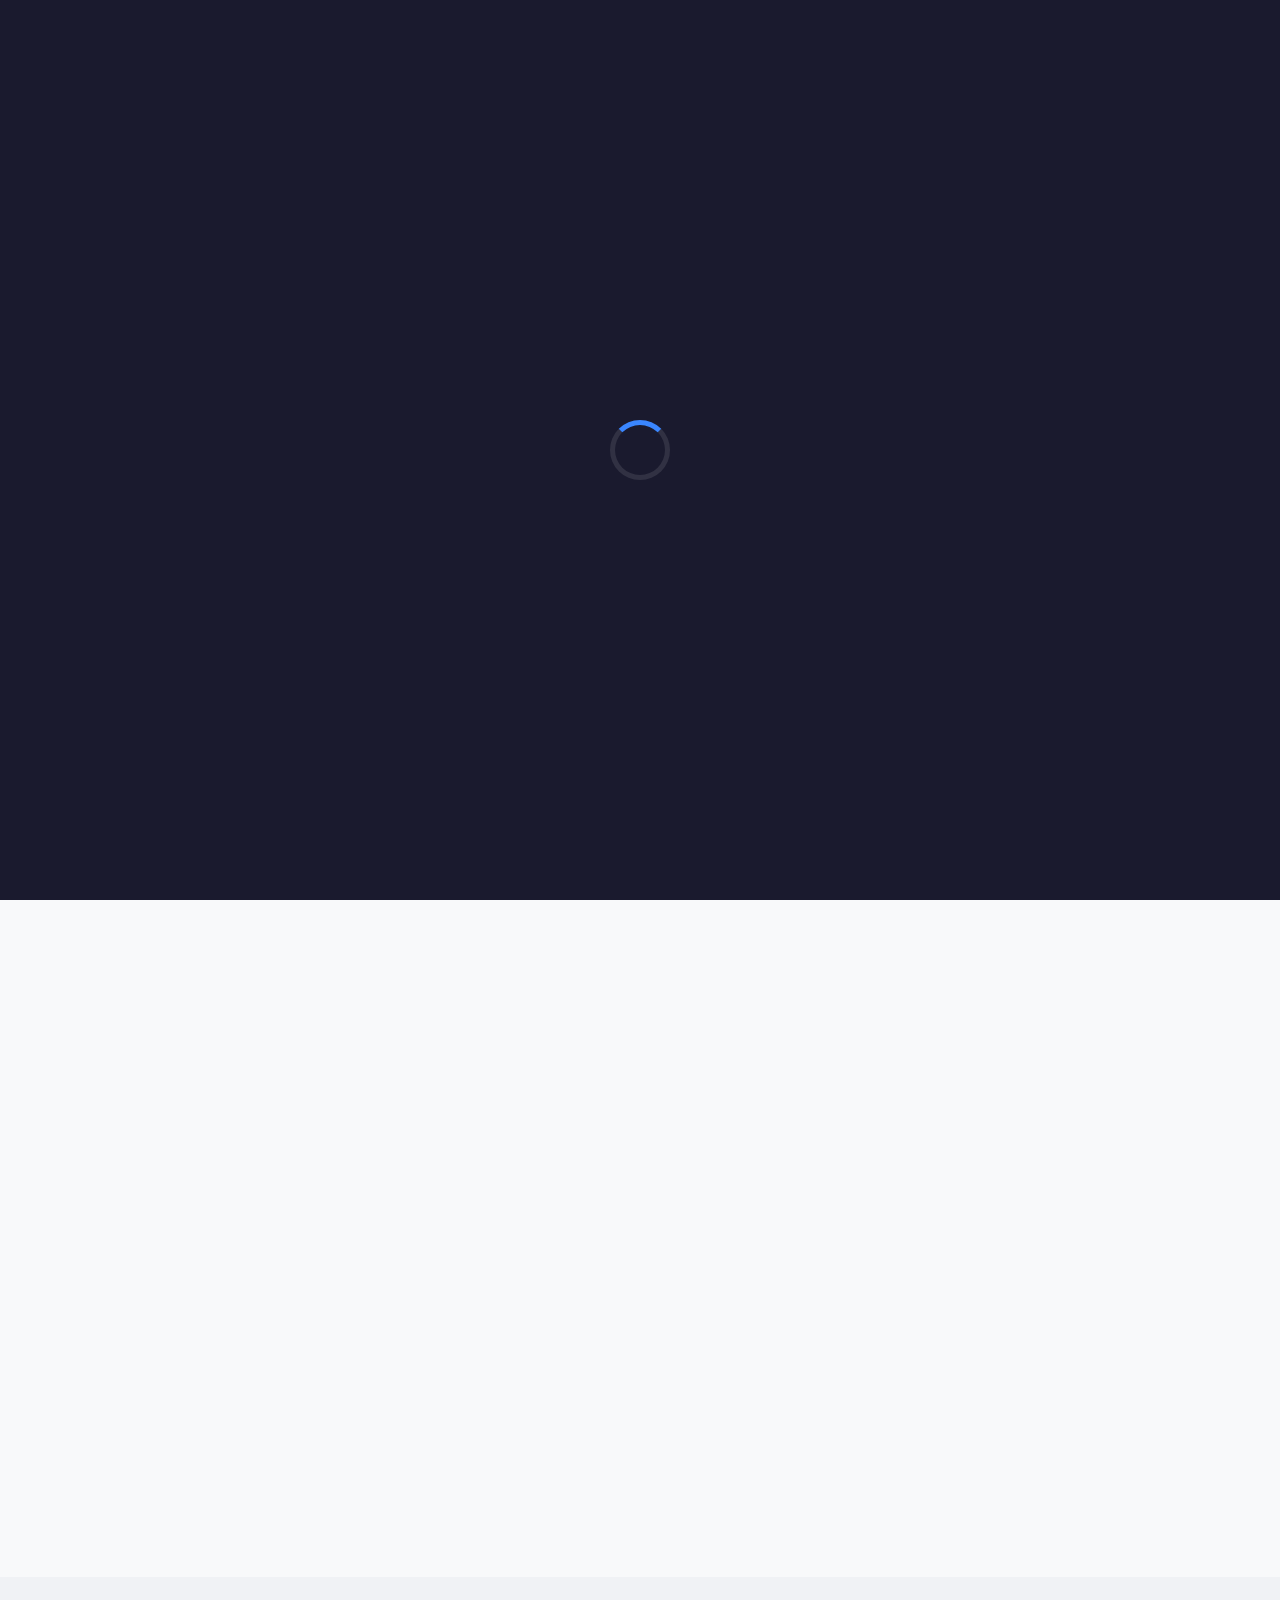
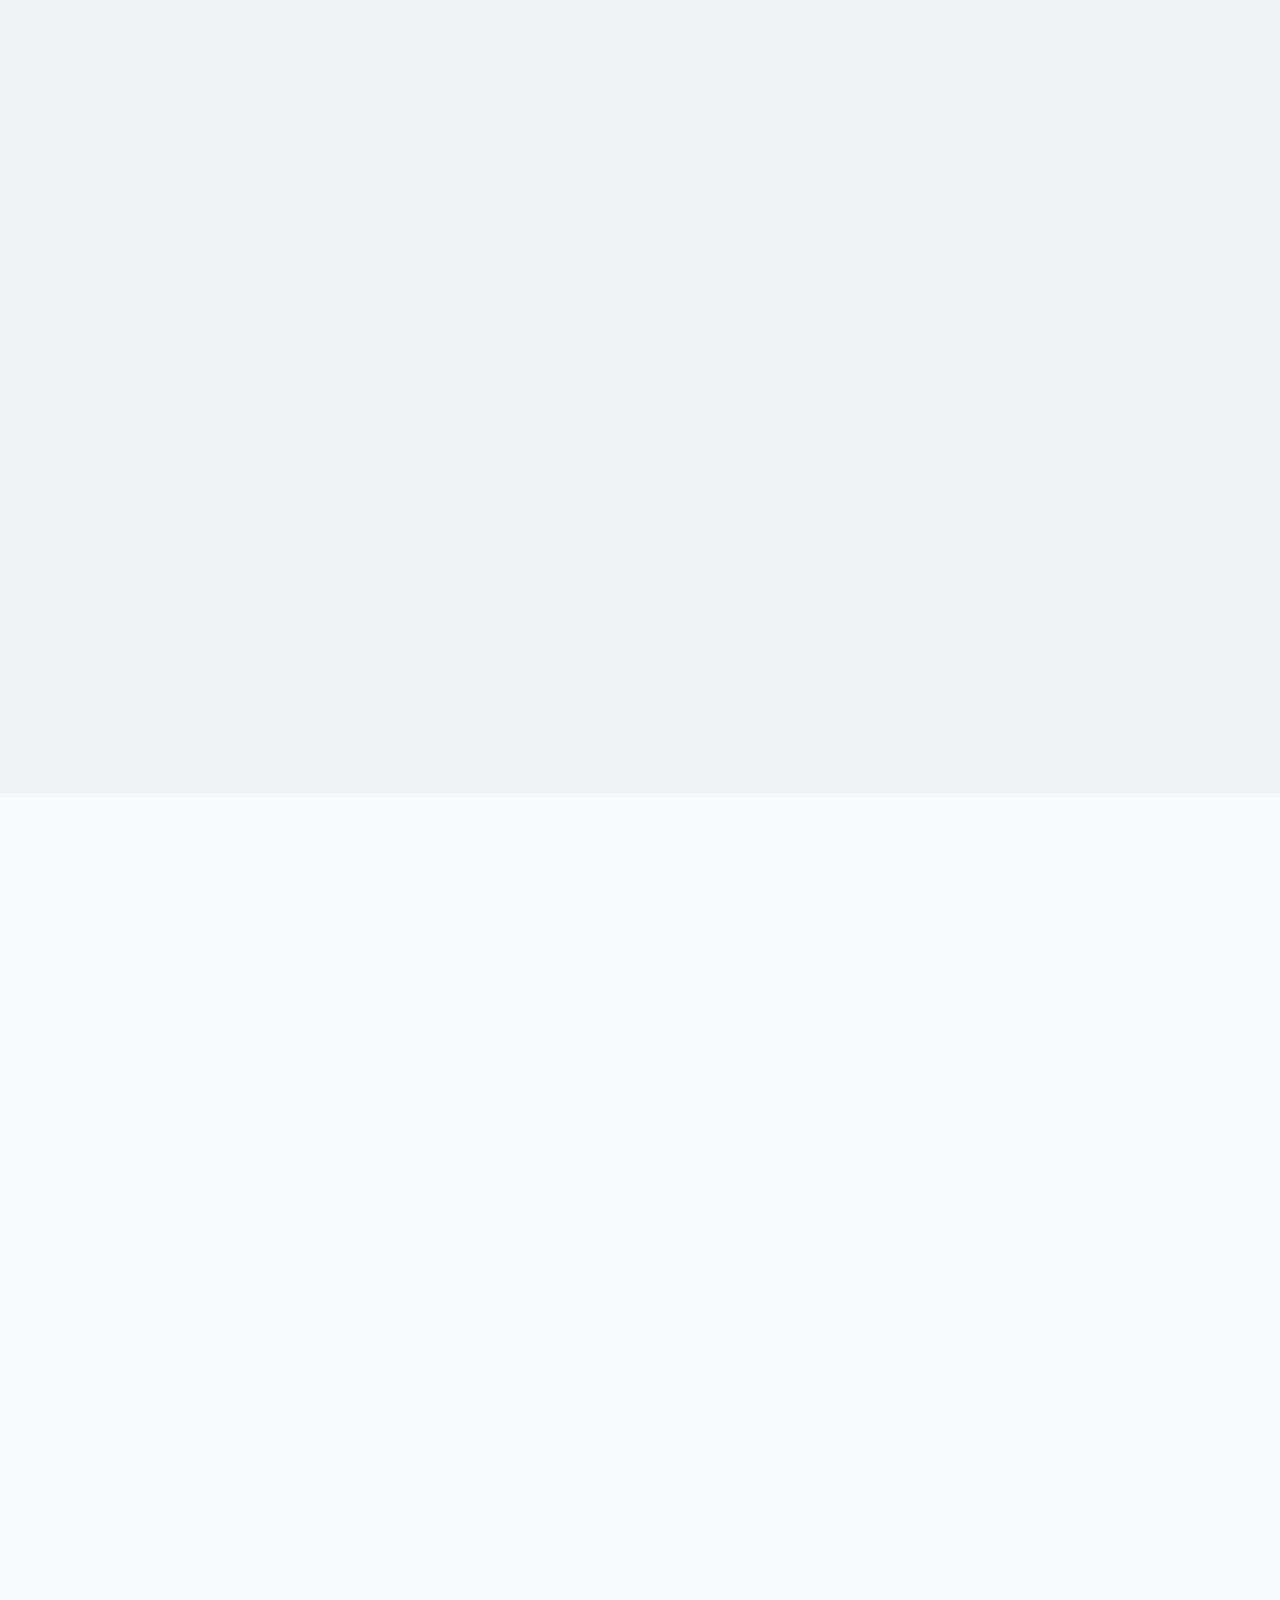
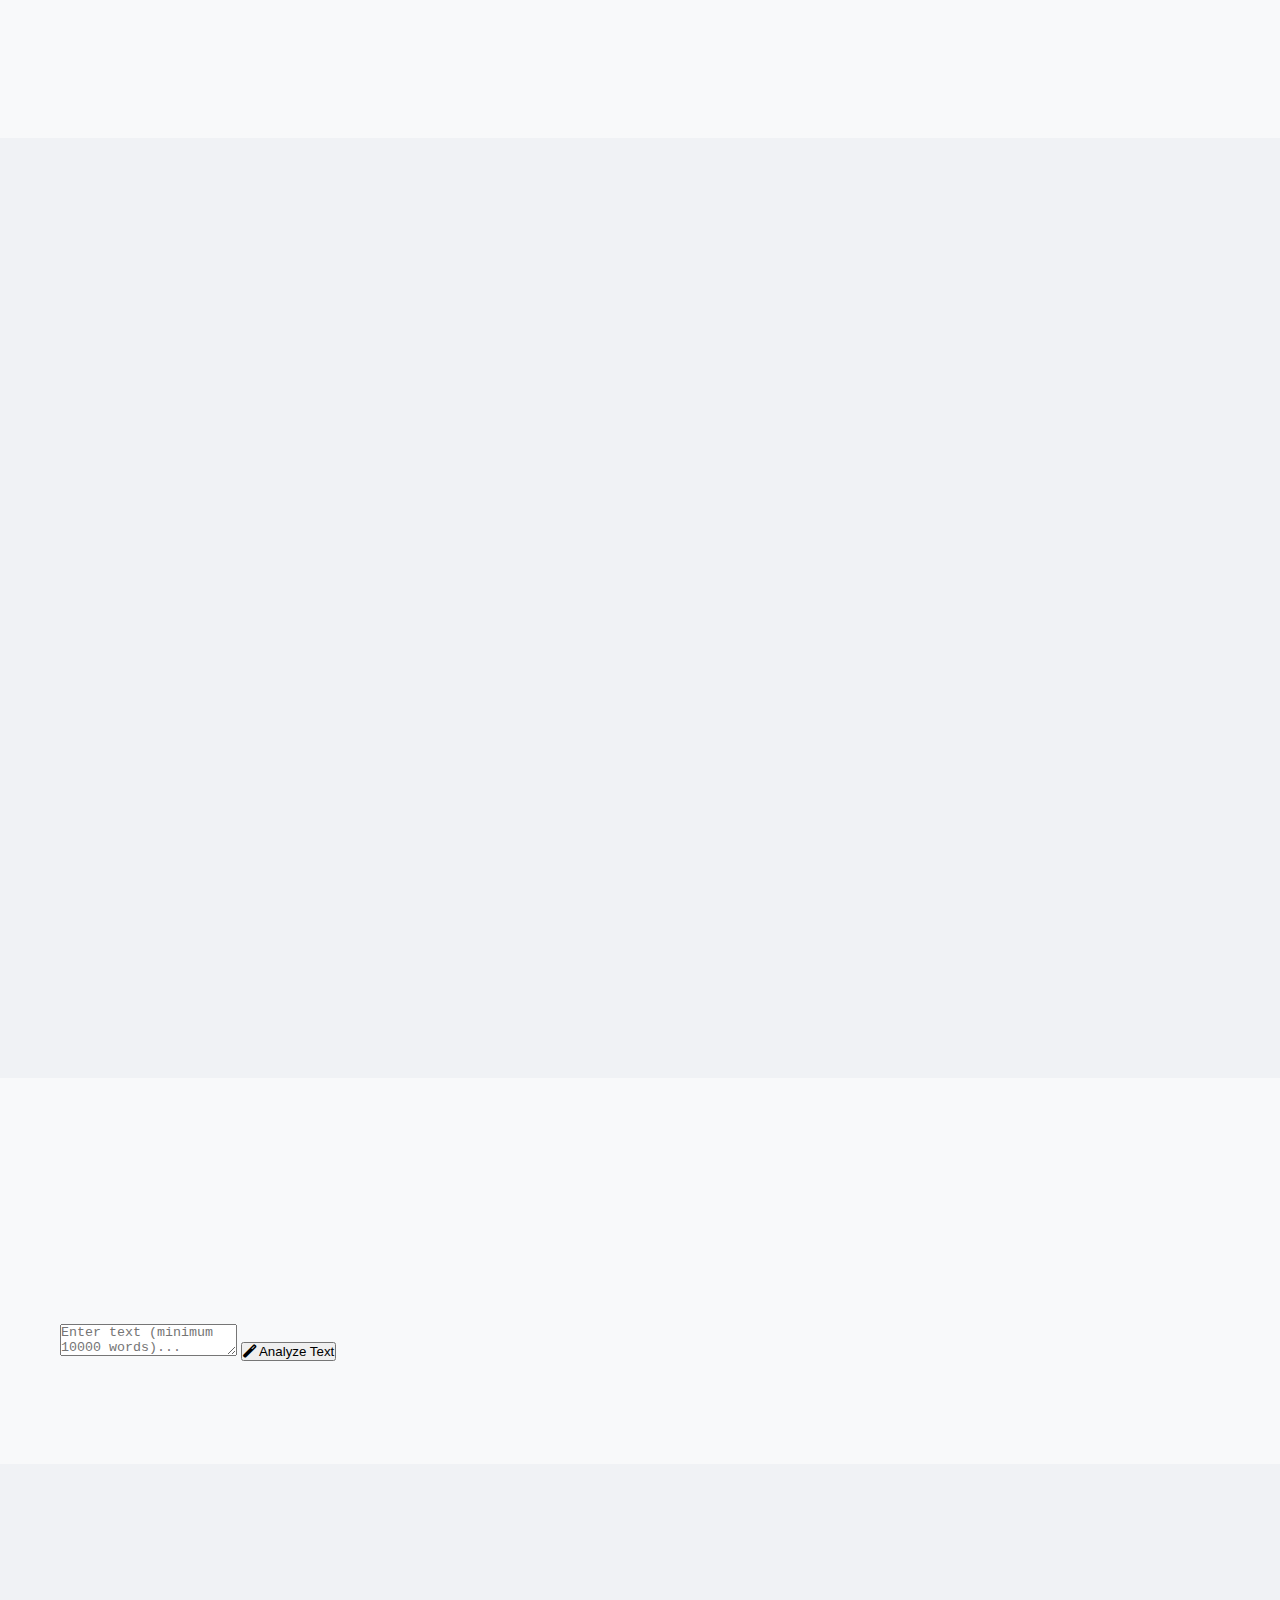
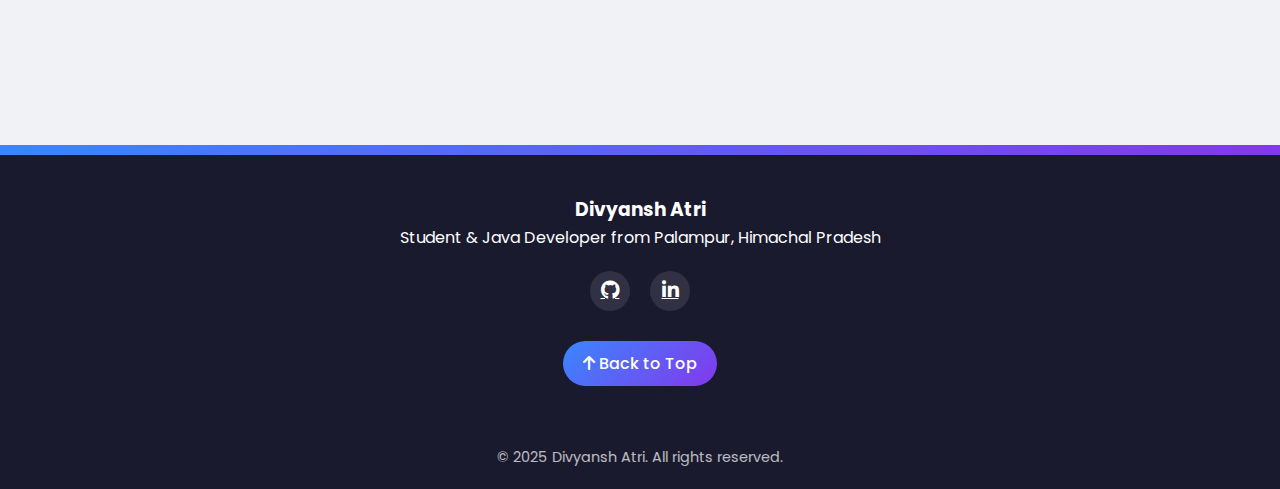
<file: index.html>
<!DOCTYPE html>
<html lang="en">
<head>
    <meta charset="UTF-8">
    <!-- Fix the viewport meta tag -->
    <meta name="viewport" content="width=device-width, initial-scale=1.0">
    <meta name="theme-color" content="#ffffff">
    <title>Divyansh Atri</title>
    <!-- Favicon approaches -->
    <link rel="icon" href="icon.svg" type="image/svg+xml">
    <link rel="alternate icon" href="[data-uri]">
    <link rel="apple-touch-icon" href="[data-uri]">
    <link rel="stylesheet" href="styles.css">
    <link rel="stylesheet" href="https://cdnjs.cloudflare.com/ajax/libs/font-awesome/6.4.0/css/all.min.css">
    <script src="script.js" defer></script>
</head>
<body>
    <!-- Loading Screen -->
    <div class="loading-screen">
        <div class="loader"></div>
    </div>

    <!-- Dark Mode Toggle -->
    <div class="theme-switch-wrapper">
        <label class="theme-switch">
            <input type="checkbox" id="theme-toggle">
            <div class="toggle-icons">
                <span class="sun-icon"><i class="fas fa-sun"></i></span>
                <span class="moon-icon"><i class="fas fa-moon"></i></span>
            </div>
        </label>
    </div>

    <header>
        <div class="container">
            <h1>Divyansh Atri</h1>
            <p class="subtitle">Student & Java Developer from Palampur, Himachal Pradesh</p>
            <a href="#about" class="learn-more-btn">
                <i class="fas fa-arrow-down"></i> Learn More
            </a>
        </div>
    </header>

    <nav id="mainNav">
        <div class="container">
            <ul>
                <li><a href="#about" class="nav-link">About</a></li>
                <li><a href="#skills" class="nav-link">Skills</a></li>
                <li><a href="#education" class="nav-link">Education</a></li>
                <li><a href="#gallery" class="nav-link">Gallery</a></li>
                <li><a href="#text-analysis" class="nav-link">Text Analysis</a></li>
            </ul>
        </div>
    </nav>

    <section id="about" class="section">
        <div class="container">
            <h2 class="fade-in">About Me</h2>
            <div class="about-content fade-in">
                <div class="about-text">
                    <p>Hello! I'm <span class="highlight">Divyansh Atri</span>, from the beautiful town of Palampur in Himachal Pradesh. 
                    I'm passionate about programming and mathematics, with a strong foundation in Java development.</p>
                    
                    <p>Currently, I am studying at <span class="highlight">IIIT Hyderabad</span>, pursuing my academic interests in technology and computer science. My journey in programming began with a fascination for how computers process information, which led me to explore Java programming deeply.</p>
                    
                    <p>Beyond academics, I've achieved recognition in scientific research by winning the <span class="highlight">Children Science Congress twice</span>. I'm also an athlete who has competed in <span class="highlight">wrestling at the national level</span>, which has taught me discipline and perseverance.</p>
                    
                    <p>I completed my schooling from <span class="highlight">PM Shri School Daroh (GSSS)</span>, where I built a strong foundation for my academic pursuits while being surrounded by the magnificent Dhauladhar mountain range and lush green tea gardens of Palampur.</p>
                    
                    <div class="cv-container">
                        <a href="files/Divyansh_Atri_CV.pdf" class="cv-download-btn" download="Divyansh_Atri_CV.pdf">
                            <i class="fas fa-download"></i> Download CV
                        </a>
                    </div>
                </div>
                <div class="about-image">
                    <img src="images/Divyansh image.jpg" alt="Divyansh Atri" id="profile-img">
                </div>
            </div>
        </div>
    </section>

    <section id="skills" class="section">
        <div class="container">
            <h2 class="fade-in">Skills & Expertise</h2>
            <div class="skills-container">
                <div class="skill-card fade-in">
                    <h3><i class="fab fa-java"></i> Java Programming</h3>
                    <div class="skill-level">
                        <div class="skill-progress" data-level="90"></div>
                        <span class="skill-value">90%</span>
                    </div>
                    <p>Advanced object-oriented programming, design patterns, and application development.</p>
                </div>
                
                <div class="skill-card fade-in">
                    <h3><i class="fas fa-square-root-alt"></i> Calculus</h3>
                    <div class="skill-level">
                        <div class="skill-progress" data-level="85"></div>
                        <span class="skill-value">85%</span>
                    </div>
                    <p>Differential equations, integral calculus, and mathematical modeling.</p>
                </div>
                
                <div class="skill-card fade-in">
                    <h3><i class="fas fa-brain"></i> Problem Solving</h3>
                    <div class="skill-level">
                        <div class="skill-progress" data-level="88"></div>
                        <span class="skill-value">88%</span>
                    </div>
                    <p>Analytical thinking, algorithmic approach, and creative solutions.</p>
                </div>
                
                <div class="skill-card fade-in">
                    <h3><i class="fas fa-atom"></i> Scientific Research</h3>
                    <div class="skill-level">
                        <div class="skill-progress" data-level="92"></div>
                        <span class="skill-value">92%</span>
                    </div>
                    <p>Award-winning experience in Children Science Congress competitions.</p>
                </div>
                
                <div class="skill-card fade-in">
                    <h3><i class="fas fa-dumbbell"></i> Wrestling</h3>
                    <div class="skill-level">
                        <div class="skill-progress" data-level="88"></div>
                        <span class="skill-value">88%</span>
                    </div>
                    <p>National-level competitive wrestling experience and physical training.</p>
                </div>
            </div>
        </div>
    </section>

    <section id="education" class="section">
        <div class="container">
            <h2 class="fade-in">Education & Courses</h2>
            <div class="education-container">
                <div class="education-card fade-in">
                    <h3><i class="fas fa-university"></i> IIIT Hyderabad</h3>
                    <p>Currently pursuing higher education in Computer Science, focusing on advanced programming concepts and technology innovation.</p>
                    <div class="education-date"><i class="far fa-calendar-alt"></i> Present</div>
                </div>
                
                <div class="education-card fade-in">
                    <h3><i class="fas fa-school"></i> PM Shri School Daroh (GSSS)</h3>
                    <p>Completed school education with excellence in academics and extracurricular activities.</p>
                    <div class="education-date"><i class="far fa-calendar-alt"></i> Graduated</div>
                </div>
                
                <div class="education-card fade-in">
                    <h3><i class="fas fa-square-root-alt"></i> Calculus Specialization</h3>
                    <p>Completed various courses on calculus, including differential and integral calculus, with applications in real-world problem-solving scenarios.</p>
                    <div class="education-date"><i class="far fa-calendar-alt"></i> 2023 - 2024</div>
                </div>
                
                <div class="education-card fade-in">
                    <h3><i class="fab fa-java"></i> Java Programming</h3>
                    <p>Advanced Java programming with emphasis on object-oriented design patterns, data structures, and algorithm optimization.</p>
                    <div class="education-date"><i class="far fa-calendar-alt"></i> 2022 - 2023</div>
                </div>
            </div>
        </div>
    </section>

    <section id="gallery" class="section">
        <div class="container">
            <h2 class="fade-in">Gallery - Palampur, Himachal Pradesh</h2>
            <p class="section-intro fade-in">A glimpse of the beautiful landscapes and natural beauty of my hometown Palampur.</p>
            <div class="gallery-container">
                <div class="gallery-item fade-in">
                    <div class="gallery-overlay">
                        <div class="overlay-content">
                            <i class="fas fa-search-plus"></i>
                        </div>
                    </div>
                    <img src="images/teagardensofpalampur.jpg" alt="Palampur Tea Gardens">
                    <p>Tea Gardens of Palampur</p>
                </div>
                
                <div class="gallery-item fade-in">
                    <div class="gallery-overlay">
                        <div class="overlay-content">
                            <i class="fas fa-search-plus"></i>
                        </div>
                    </div>
                    <img src="images/Dhauladharmountainrange.jpg" alt="Dhauladhar Mountains">
                    <p>Dhauladhar Mountain Range</p>
                </div>
                
                <div class="gallery-item fade-in">
                    <div class="gallery-overlay">
                        <div class="overlay-content">
                            <i class="fas fa-search-plus"></i>
                        </div>
                    </div>
                    <img src="images/neugalriver.jpg" alt="Neugal River">
                    <p>Neugal River</p>
                </div>
                
                <div class="gallery-item fade-in">
                    <div class="gallery-overlay">
                        <div class="overlay-content">
                            <i class="fas fa-search-plus"></i>
                        </div>
                    </div>
                    <img src="images/palampursceinicview.jpg" alt="Palampur Landscape">
                    <p>Scenic Landscape of Palampur</p>
                </div>
                
                <div class="gallery-item fade-in">
                    <div class="gallery-overlay">
                        <div class="overlay-content">
                            <i class="fas fa-search-plus"></i>
                        </div>
                    </div>
                    <img src="images/VAlley.jpg" alt="Himachal Valley">
                    <p>Valley View in Himachal Pradesh</p>
                </div>
                
                <div class="gallery-item fade-in">
                    <div class="gallery-overlay">
                        <div class="overlay-content">
                            <i class="fas fa-search-plus"></i>
                        </div>
                    </div>
                    <img src="images/Annadale_Shimla_beauty-893x1024.jpg" alt="Himachal Traditional Beauty">
                    <p>Annadale, Shimla Beauty</p>
                </div>
            </div>
        </div>
    </section>
    <section id="text-analysis" class="section">
    <div class="container">
        <div class="analysis-box">
            <div class="text-analysis-header">
                <h2 class="fade-in">
                    <i class="fas fa-code"></i>
                    Text Analysis Tool
                    <i class="fas fa-code"></i>
                </h2>
            </div>
            <div class="analysis-container">
                <textarea id="textInput" placeholder="Enter text (minimum 10000 words)..." class="analysis-textarea"></textarea>
                <button onclick="analyzeText()" class="analysis-btn">
                    <i class="fas fa-magic"></i> Analyze Text
                </button>
                <div class="results-container">
                    <div id="basicStats" class="result-section"></div>
                    <div id="pronounStats" class="result-section"></div>
                    <div id="prepositionStats" class="result-section"></div>
                    <div id="articleStats" class="result-section"></div>
                </div>
            </div>
        </div>
    </div>
</section>

<section id="connect" class="section">
    <div class="container">
        <div class="email-container fade-in">
            <div class="email-card">
                <i class="fas fa-envelope pulse"></i>
                <h3>Let's Connect</h3>
                <a href="mailto:divyansh.atri@research.iiit.ac.in" class="email-link">
                    divyansh.atri@research.iiit.ac.in
                </a>
            </div>
        </div>
    </div>
</section>

    <!-- Image Modal -->
    <div id="imageModal" class="modal">
        <div class="modal-content">
            <img id="modalImage">
            <div id="modalCaption"></div>
            <span class="close-modal"><i class="fas fa-times-circle"></i></span>
        </div>
    </div>

    <footer>
        <div class="container">
            <div class="footer-content">
                <h3>Divyansh Atri</h3>
                <p>Student & Java Developer from Palampur, Himachal Pradesh</p>
                
                <div class="social-links">
                    <a href="https://github.com/divyansh-atri" aria-label="GitHub"><i class="fab fa-github"></i></a>
                    <a href="https://www.linkedin.com/in/divyansh-atri-778a53320/" aria-label="LinkedIn"><i class="fab fa-linkedin-in"></i></a>
                </div>
                
                <a href="#" class="back-to-top" id="backToTop">
                    <i class="fas fa-arrow-up"></i> Back to Top
                </a>
            </div>
            
            <p class="copyright">&copy; 2025 Divyansh Atri. All rights reserved.</p>
        </div>
    </footer>

    <script src="script.js"></script>
</body>
</html>
</file>
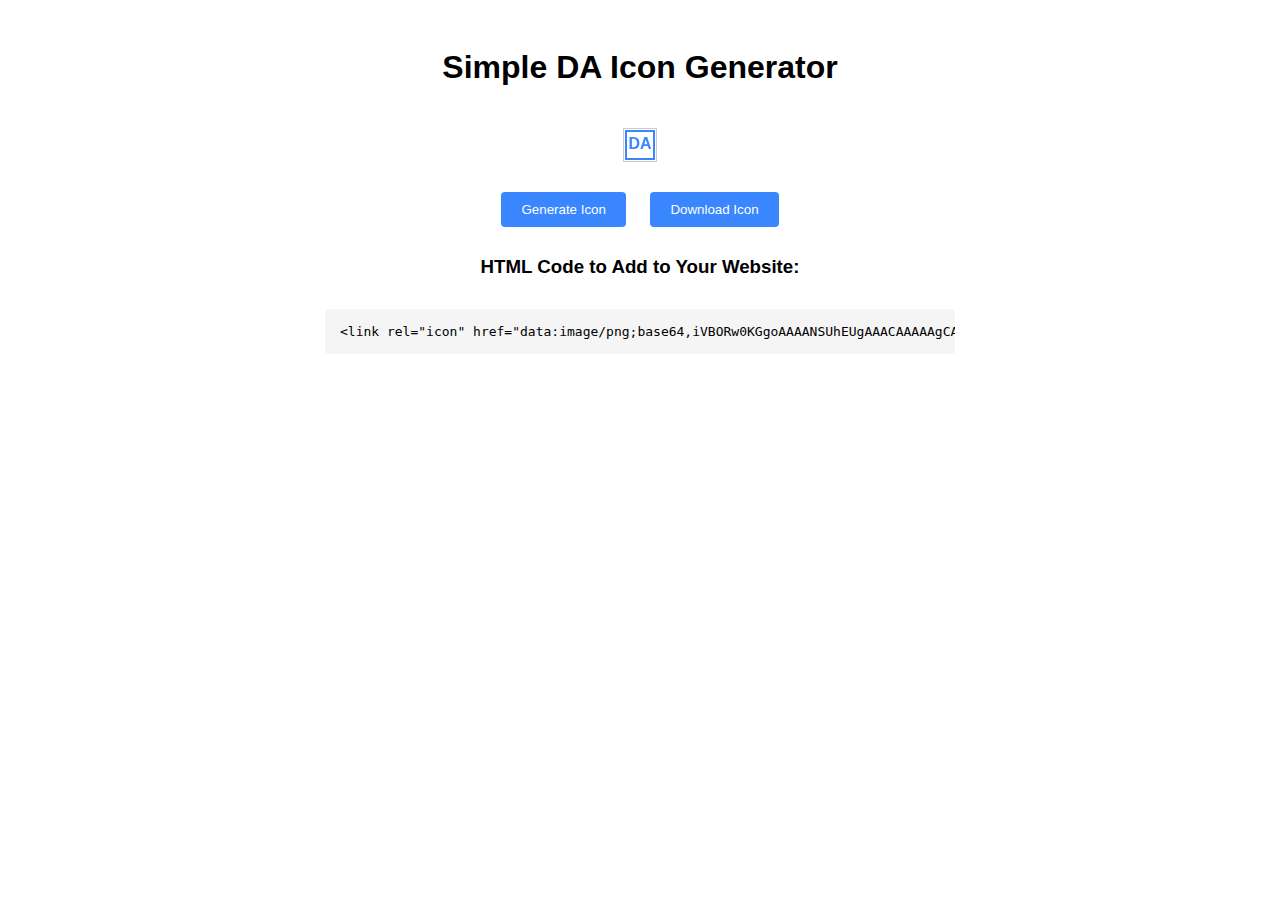
<file: da-icon.html>
<!DOCTYPE html>
<html>
<head>
    <title>DA Icon Generator</title>
    <style>
        body { 
            font-family: Arial, sans-serif;
            display: flex;
            flex-direction: column;
            align-items: center;
            padding: 20px;
        }
        canvas {
            border: 1px solid #ccc;
            margin: 20px 0;
        }
        button {
            padding: 10px 20px;
            background-color: #3a86ff;
            color: white;
            border: none;
            border-radius: 4px;
            cursor: pointer;
            margin: 10px;
        }
        pre {
            background-color: #f5f5f5;
            padding: 15px;
            border-radius: 4px;
            width: 100%;
            max-width: 600px;
            overflow-x: auto;
        }
    </style>
</head>
<body>
    <h1>Simple DA Icon Generator</h1>
    <canvas id="iconCanvas" width="32" height="32"></canvas>
    <div>
        <button id="generateBtn">Generate Icon</button>
        <button id="downloadBtn">Download Icon</button>
    </div>
    <h3>HTML Code to Add to Your Website:</h3>
    <pre id="htmlCode"></pre>

    <script>
        const canvas = document.getElementById('iconCanvas');
        const ctx = canvas.getContext('2d');
        const generateBtn = document.getElementById('generateBtn');
        const downloadBtn = document.getElementById('downloadBtn');
        const htmlCode = document.getElementById('htmlCode');
        
        // Draw the icon
        function drawIcon() {
            // Clear canvas
            ctx.clearRect(0, 0, canvas.width, canvas.height);
            
            // Draw background
            ctx.fillStyle = 'white';
            ctx.fillRect(0, 0, canvas.width, canvas.height);
            
            // Draw border
            ctx.strokeStyle = '#3a86ff';
            ctx.lineWidth = 2;
            ctx.strokeRect(2, 2, canvas.width-4, canvas.height-4);
            
            // Draw text
            ctx.fillStyle = '#3a86ff';
            ctx.font = 'bold 16px Arial';
            ctx.textAlign = 'center';
            ctx.textBaseline = 'middle';
            ctx.fillText('DA', canvas.width/2, canvas.height/2);
            
            // Generate data URL
            const dataUrl = canvas.toDataURL('image/png');
            
            // Update HTML code
            htmlCode.textContent = `<link rel="icon" href="${dataUrl}" type="image/png">`;
            
            return dataUrl;
        }
        
        // Generate icon when button is clicked
        generateBtn.addEventListener('click', drawIcon);
        
        // Download icon
        downloadBtn.addEventListener('click', function() {
            const dataUrl = drawIcon();
            const a = document.createElement('a');
            a.href = dataUrl;
            a.download = 'da-icon.png';
            document.body.appendChild(a);
            a.click();
            document.body.removeChild(a);
        });
        
        // Initial draw
        drawIcon();
    </script>
</body>
</html>
</file>
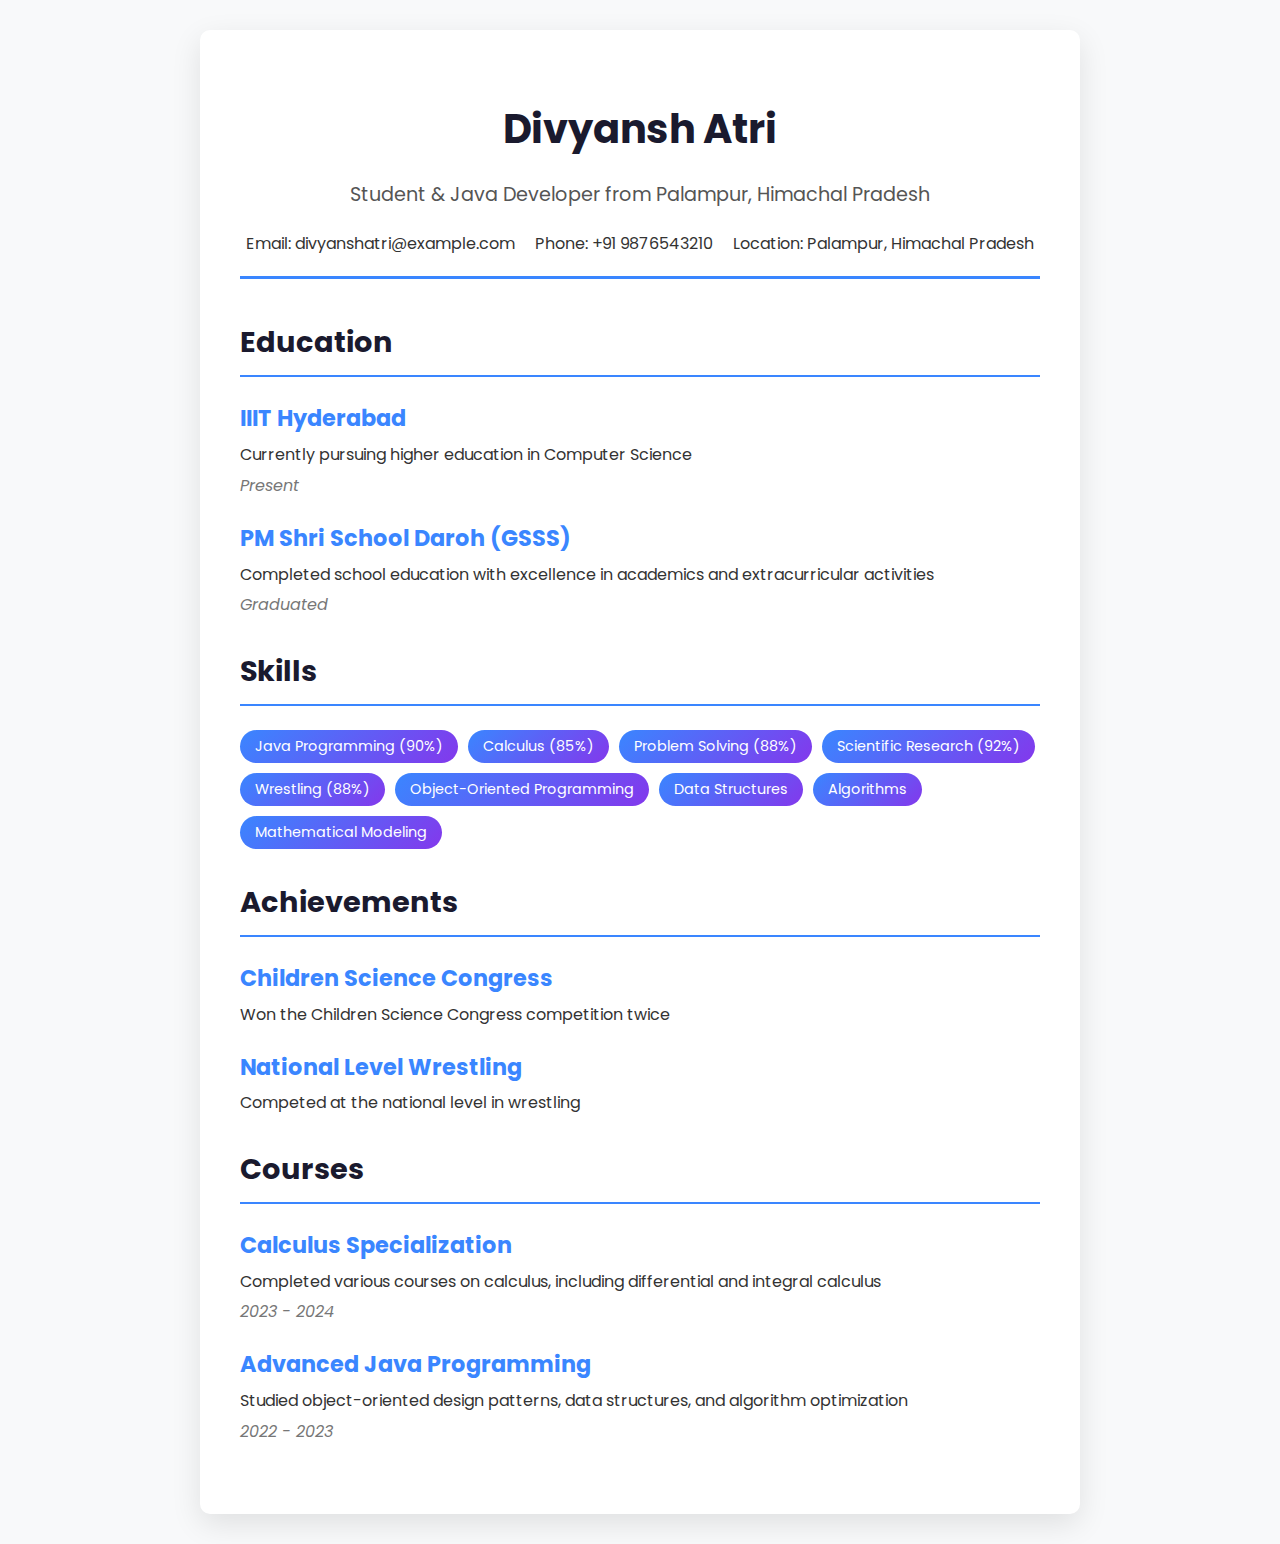
<file: files/Divyansh_Atri_CV.pdf.html>
<!DOCTYPE html>
<html lang="en">
<head>
    <meta charset="UTF-8">
    <meta name="viewport" content="width=device-width, initial-scale=1.0">
    <title>Divyansh Atri - CV</title>
    <style>
        @import url('https://fonts.googleapis.com/css2?family=Poppins:wght@300;400;500;600;700&display=swap');
        
        body {
            font-family: 'Poppins', sans-serif;
            line-height: 1.6;
            color: #333;
            background-color: #f8f9fa;
            margin: 0;
            padding: 0;
        }
        
        .cv-container {
            max-width: 800px;
            margin: 30px auto;
            padding: 40px;
            background-color: #fff;
            box-shadow: 0 10px 30px rgba(0, 0, 0, 0.1);
            border-radius: 10px;
        }
        
        .header {
            text-align: center;
            margin-bottom: 40px;
            border-bottom: 3px solid #3a86ff;
            padding-bottom: 20px;
        }
        
        .header h1 {
            font-size: 2.5rem;
            margin-bottom: 5px;
            color: #1a1a2e;
        }
        
        .header p {
            font-size: 1.2rem;
            color: #555;
        }
        
        .contact-info {
            display: flex;
            justify-content: center;
            gap: 20px;
            flex-wrap: wrap;
            margin-top: 20px;
        }
        
        .section {
            margin-bottom: 30px;
        }
        
        .section h2 {
            font-size: 1.8rem;
            border-bottom: 2px solid #3a86ff;
            padding-bottom: 10px;
            color: #1a1a2e;
        }
        
        .item {
            margin-bottom: 20px;
        }
        
        .item h3 {
            font-size: 1.4rem;
            margin-bottom: 5px;
            color: #3a86ff;
        }
        
        .item p {
            margin: 5px 0;
        }
        
        .date {
            font-style: italic;
            color: #777;
        }
        
        .skills-list {
            display: flex;
            flex-wrap: wrap;
            gap: 10px;
        }
        
        .skill {
            background: linear-gradient(135deg, #3a86ff 0%, #8338ec 100%);
            color: white;
            padding: 5px 15px;
            border-radius: 20px;
            font-size: 0.9rem;
        }
        
        @media print {
            body {
                background-color: #fff;
            }
            
            .cv-container {
                box-shadow: none;
                margin: 0;
                padding: 20px;
                max-width: 100%;
            }
        }
    </style>
</head>
<body>
    <div class="cv-container">
        <div class="header">
            <h1>Divyansh Atri</h1>
            <p>Student & Java Developer from Palampur, Himachal Pradesh</p>
            <div class="contact-info">
                <span>Email: divyanshatri@example.com</span>
                <span>Phone: +91 9876543210</span>
                <span>Location: Palampur, Himachal Pradesh</span>
            </div>
        </div>
        
        <div class="section">
            <h2>Education</h2>
            <div class="item">
                <h3>IIIT Hyderabad</h3>
                <p>Currently pursuing higher education in Computer Science</p>
                <p class="date">Present</p>
            </div>
            <div class="item">
                <h3>PM Shri School Daroh (GSSS)</h3>
                <p>Completed school education with excellence in academics and extracurricular activities</p>
                <p class="date">Graduated</p>
            </div>
        </div>
        
        <div class="section">
            <h2>Skills</h2>
            <div class="skills-list">
                <div class="skill">Java Programming (90%)</div>
                <div class="skill">Calculus (85%)</div>
                <div class="skill">Problem Solving (88%)</div>
                <div class="skill">Scientific Research (92%)</div>
                <div class="skill">Wrestling (88%)</div>
                <div class="skill">Object-Oriented Programming</div>
                <div class="skill">Data Structures</div>
                <div class="skill">Algorithms</div>
                <div class="skill">Mathematical Modeling</div>
            </div>
        </div>
        
        <div class="section">
            <h2>Achievements</h2>
            <div class="item">
                <h3>Children Science Congress</h3>
                <p>Won the Children Science Congress competition twice</p>
            </div>
            <div class="item">
                <h3>National Level Wrestling</h3>
                <p>Competed at the national level in wrestling</p>
            </div>
        </div>
        
        <div class="section">
            <h2>Courses</h2>
            <div class="item">
                <h3>Calculus Specialization</h3>
                <p>Completed various courses on calculus, including differential and integral calculus</p>
                <p class="date">2023 - 2024</p>
            </div>
            <div class="item">
                <h3>Advanced Java Programming</h3>
                <p>Studied object-oriented design patterns, data structures, and algorithm optimization</p>
                <p class="date">2022 - 2023</p>
            </div>
        </div>
    </div>
</body>
</html>
</file>
<file: styles.css>
/* General Styles */
@import url('https://fonts.googleapis.com/css2?family=Poppins:wght@300;400;500;600;700&display=swap');

:root {
    --primary-color: #3a86ff;
    --secondary-color: #8338ec;
    --accent-color: #ff006e;
    --dark-color: #1a1a2e;
    --light-color: #ffffff;
    --background-color: #f8f9fa;
    --gradient-bg: linear-gradient(135deg, var(--primary-color), var(--secondary-color));
}

* {
    margin: 0;
    padding: 0;
    box-sizing: border-box;
}

html {
    scroll-behavior: smooth;
}

body {
    font-family: 'Poppins', sans-serif;
    line-height: 1.6;
    color: #333;
    background-color: var(--background-color);
    overflow-x: hidden;
}

.container {
    max-width: 1200px;
    margin: 0 auto;
    padding: 0 20px;
}

/* Header Styles */
header {
    background: var(--gradient-bg);
    color: var(--light-color);
    padding: 100px 0 70px;
    text-align: center;
    position: relative;
    overflow: hidden;
}

header::before {
    content: '';
    position: absolute;
    top: 0;
    left: 0;
    width: 100%;
    height: 100%;
    background: url('https://images.unsplash.com/photo-1469053913977-1d2f009670d9?w=1600&auto=format&fit=crop') center/cover no-repeat;
    opacity: 0.4;
    z-index: 0;
}

header .container {
    position: relative;
    z-index: 1;
}

header h1 {
    font-size: 4rem;
    margin-bottom: 15px;
    letter-spacing: 2px;
    text-shadow: 2px 2px 5px rgba(0, 0, 0, 0.3);
    animation: fadeInDown 1s ease-out;
}

.subtitle {
    font-size: 1.4rem;
    opacity: 0.9;
    margin-bottom: 30px;
    animation: fadeInUp 1s ease-out 0.3s backwards;
}

.scroll-indicator {
    position: absolute;
    bottom: 20px;
    left: 50%;
    transform: translateX(-50%);
    animation: bounce 2s infinite;
    cursor: pointer;
}

.scroll-indicator .arrow {
    font-size: 2rem;
    color: var(--light-color);
}

@keyframes bounce {
    0%, 20%, 50%, 80%, 100% {transform: translateY(0) translateX(-50%);}
    40% {transform: translateY(-20px) translateX(-50%);}
    60% {transform: translateY(-10px) translateX(-50%);}
}

@keyframes fadeInDown {
    from {
        opacity: 0;
        transform: translateY(-30px);
    }
    to {
        opacity: 1;
        transform: translateY(0);
    }
}

@keyframes fadeInUp {
    from {
        opacity: 0;
        transform: translateY(30px);
    }
    to {
        opacity: 1;
        transform: translateY(0);
    }
}

@keyframes fadeIn {
    from {
        opacity: 0;
    }
    to {
        opacity: 1;
    }
}

/* Navigation Styles */
nav {
    background: linear-gradient(135deg, var(--dark-color) 0%, rgba(58, 134, 255, 0.1) 100%);
    padding: 18px 0;
    position: sticky;
    top: 0;
    z-index: 100;
    box-shadow: 0 4px 20px rgba(0, 0, 0, 0.15);
    transition: all 0.4s cubic-bezier(0.165, 0.84, 0.44, 1);
    border-bottom: 1px solid rgba(255, 255, 255, 0.05);
    backdrop-filter: blur(8px);
}

nav.scrolled {
    padding: 12px 0;
    background: linear-gradient(135deg, rgba(26, 26, 46, 0.95) 0%, rgba(58, 134, 255, 0.18) 100%);
    box-shadow: 0 5px 25px rgba(58, 134, 255, 0.15);
    backdrop-filter: blur(12px);
}

nav::before {
    content: '';
    position: absolute;
    top: 0;
    left: 0;
    width: 100%;
    height: 3px;
    background: var(--gradient-bg);
    opacity: 0;
    transform: translateY(-5px);
    transition: all 0.4s ease;
}

nav.scrolled::before {
    opacity: 1;
    transform: translateY(0);
}

nav ul {
    display: flex;
    justify-content: center;
    list-style: none;
    flex-wrap: wrap;
    gap: 10px;
}

nav ul li {
    margin: 0 10px;
    position: relative;
    overflow: hidden;
}

nav ul li a {
    color: var(--light-color);
    text-decoration: none;
    font-weight: 500;
    transition: all 0.4s cubic-bezier(0.175, 0.885, 0.32, 1.275);
    position: relative;
    padding: 8px 16px;
    font-size: 1.1rem;
    border-radius: 30px;
    display: inline-block;
    letter-spacing: 0.5px;
    text-transform: uppercase;
    font-size: 0.95rem;
    z-index: 1;
}

nav ul li a::before {
    content: '';
    position: absolute;
    top: 0;
    left: 0;
    width: 100%;
    height: 100%;
    background: linear-gradient(135deg, var(--primary-color) 0%, var(--secondary-color) 100%);
    border-radius: 30px;
    opacity: 0;
    transform: scale(0.8);
    z-index: -1;
    transition: all 0.4s cubic-bezier(0.175, 0.885, 0.32, 1.275);
}

nav ul li a:hover::before,
nav ul li a.active::before {
    opacity: 1;
    transform: scale(1);
}

nav ul li a:hover, 
nav ul li a.active {
    color: white;
    box-shadow: 0 5px 15px rgba(0, 0, 0, 0.15);
    transform: translateY(-2px);
}

nav ul li a::after {
    content: '';
    position: absolute;
    bottom: 5px;
    left: 10px;
    width: calc(100% - 20px);
    height: 2px;
    background-color: white;
    transform: scaleX(0);
    transform-origin: right;
    transition: transform 0.4s cubic-bezier(0.165, 0.84, 0.44, 1);
}

nav ul li a:hover::after,
nav ul li a.active::after {
    transform: scaleX(1);
    transform-origin: left;
}

/* Animation for active nav items */
@keyframes pulse {
    0% {
        box-shadow: 0 0 0 0 rgba(58, 134, 255, 0.4);
    }
    70% {
        box-shadow: 0 0 0 10px rgba(58, 134, 255, 0);
    }
    100% {
        box-shadow: 0 0 0 0 rgba(58, 134, 255, 0);
    }
}

nav ul li a.active {
    animation: pulse 2s infinite;
}

/* Navigation Animations */
.nav-link {
    transform: translateY(0);
    opacity: 1;
    transition: transform 0.5s cubic-bezier(0.175, 0.885, 0.32, 1.275),
                opacity 0.5s ease,
                color 0.3s ease,
                background-color 0.3s ease,
                box-shadow 0.3s ease;
}

.nav-link.scrolled-item {
    transform: translateY(0) scale(1);
}

.highlight-flash {
    animation: flash-highlight 0.7s ease-out;
}

@keyframes flash-highlight {
    0%, 100% {
        box-shadow: 0 0 0 0 rgba(255, 255, 255, 0);
    }
    50% {
        box-shadow: 0 0 20px 5px rgba(255, 255, 255, 0.5);
    }
}

/* Enhanced hover effects for nav links */
nav ul li a:hover {
    transform: translateY(-4px) scale(1.05);
}

/* Add a glow effect to active nav item */
nav ul li a.active {
    box-shadow: 0 5px 15px rgba(58, 134, 255, 0.3);
}

nav ul li a.active::before {
    box-shadow: 0 0 15px rgba(58, 134, 255, 0.5);
}

/* Section Styles */
.section {
    padding: 100px 0;
    position: relative;
}

.section:nth-child(even) {
    background-color: #f0f2f5;
}

.section h2 {
    font-size: 2.8rem;
    margin-bottom: 60px;
    text-align: center;
    color: var(--dark-color);
    position: relative;
    padding-bottom: 15px;
}

.section h2::after {
    content: '';
    position: absolute;
    bottom: 0;
    left: 50%;
    transform: translateX(-50%);
    width: 80px;
    height: 4px;
    background: var(--gradient-bg);
    border-radius: 2px;
}

/* Animations for sections */
.fade-in {
    opacity: 0;
    transform: translateY(30px);
    transition: opacity 0.6s ease-out, transform 0.6s ease-out;
}

.fade-in.visible {
    opacity: 1;
    transform: translateY(0);
}

/* About Section */
.about-content {
    display: flex;
    flex-wrap: wrap;
    gap: 30px;
    align-items: center;
}

.about-text {
    flex: 1;
    min-width: 300px;
}

.about-text p {
    margin-bottom: 25px;
    font-size: 1.1rem;
    line-height: 1.8;
}

.about-image {
    flex: 1;
    min-width: 300px;
    display: flex;
    justify-content: center;
}

.about-image::before {
    content: '';
    position: absolute;
    top: -20px;
    left: -20px;
    width: 100%;
    height: 100%;
    border: 3px solid var(--primary-color);
    z-index: -1;
    border-radius: 10px;
    transition: all 0.3s ease;
}

.about-image:hover::before {
    top: -10px;
    left: -10px;
}

#profile-img {
    max-width: 100%;
    height: auto;
    border-radius: 10px;
    box-shadow: 0 10px 30px rgba(0, 0, 0, 0.1);
    transition: all 0.5s ease;
    object-fit: cover;
    max-height: 400px;
}

#profile-img:hover {
    transform: scale(1.02);
    box-shadow: 0 15px 40px rgba(58, 134, 255, 0.2);
}

/* Skills Section */
.skills-container {
    display: flex;
    flex-wrap: wrap;
    gap: 30px;
    justify-content: center;
}

.skill-card {
    background-color: var(--light-color);
    padding: 30px;
    border-radius: 12px;
    box-shadow: 0 10px 30px rgba(0, 0, 0, 0.08);
    width: 100%;
    max-width: 350px;
    transition: transform 0.3s ease, box-shadow 0.3s ease;
    border-top: 5px solid var(--primary-color);
}

.skill-card:nth-child(2) {
    border-top-color: var(--secondary-color);
}

.skill-card:nth-child(3) {
    border-top-color: var(--accent-color);
}

.skill-card:hover {
    transform: translateY(-10px);
    box-shadow: 0 15px 40px rgba(0, 0, 0, 0.15);
}

.skill-card h3 {
    margin-bottom: 20px;
    color: var(--dark-color);
    font-size: 1.4rem;
    position: relative;
    display: inline-block;
}

.skill-level {
    height: 12px;
    background-color: #ecf0f1;
    border-radius: 6px;
    overflow: hidden;
    margin-top: 10px;
    position: relative;
}

.skill-progress {
    height: 100%;
    background: var(--gradient-bg);
    border-radius: 6px;
    width: 0;
    transition: width 1.5s ease-in-out;
}

.skill-card:nth-child(2) .skill-progress {
    background: linear-gradient(135deg, var(--secondary-color), var(--primary-color));
}

.skill-card:nth-child(3) .skill-progress {
    background: linear-gradient(135deg, var(--accent-color), var(--secondary-color));
}

.skill-value {
    position: absolute;
    top: -25px;
    right: 0;
    font-weight: 600;
    color: var(--dark-color);
}

/* Education Section */
.education-container {
    display: flex;
    flex-wrap: wrap;
    gap: 30px;
    max-width: 900px;
    margin: 0 auto;
}

.education-card {
    background-color: var(--light-color);
    padding: 30px;
    border-radius: 12px;
    box-shadow: 0 10px 30px rgba(0, 0, 0, 0.08);
    margin-bottom: 20px;
    position: relative;
    overflow: hidden;
    transition: transform 0.3s ease, box-shadow 0.3s ease;
    flex: 1 1 400px;
}

.education-card::before {
    content: '';
    position: absolute;
    top: 0;
    left: 0;
    width: 5px;
    height: 100%;
    background: var(--gradient-bg);
}

.education-card:hover {
    transform: translateY(-5px);
    box-shadow: 0 15px 40px rgba(0, 0, 0, 0.15);
}

.education-card h3 {
    color: var(--dark-color);
    margin-bottom: 15px;
    font-size: 1.4rem;
}

.education-card p {
    line-height: 1.8;
}

/* Gallery Section */
.gallery-container {
    display: grid;
    grid-template-columns: repeat(auto-fill, minmax(300px, 1fr));
    gap: 20px;
    margin-top: 40px;
}

.gallery-item {
    position: relative;
    border-radius: 10px;
    overflow: hidden;
    box-shadow: 0 10px 30px rgba(0, 0, 0, 0.1);
    cursor: pointer;
    transition: all 0.3s ease;
    height: 250px;
}

.gallery-item img {
    width: 100%;
    height: 100%;
    object-fit: cover;
    transition: transform 0.5s ease;
}

.gallery-item:hover img {
    transform: scale(1.05);
}

.gallery-item:hover {
    box-shadow: 0 15px 40px rgba(58, 134, 255, 0.2);
}

.gallery-item p {
    padding: 20px;
    text-align: center;
    font-weight: 500;
    background-color: var(--light-color);
    position: relative;
    z-index: 1;
}

.gallery-item.expanded {
    grid-column: span 2;
    transform: scale(1.05);
    z-index: 10;
}

.gallery-item.expanded img {
    height: 400px;
}

/* Gallery overlay and modal styles */
.gallery-overlay {
    position: absolute;
    top: 0;
    left: 0;
    width: 100%;
    height: 100%;
    background-color: rgba(0, 0, 0, 0.6);
    display: flex;
    justify-content: center;
    align-items: center;
    opacity: 0;
    transition: opacity 0.3s ease;
    z-index: 2;
}

.gallery-item:hover .gallery-overlay {
    opacity: 1;
}

.overlay-content {
    color: white;
    font-size: 2rem;
}

.section-intro {
    text-align: center;
    max-width: 700px;
    margin: -30px auto 40px;
    font-size: 1.1rem;
    line-height: 1.8;
}

.highlight {
    color: var(--primary-color);
    font-weight: 600;
}

.education-date {
    margin-top: 15px;
    font-size: 0.9rem;
    opacity: 0.7;
}

/* Modal styles */
.modal {
    display: none;
    position: fixed;
    top: 0;
    left: 0;
    width: 100%;
    height: 100%;
    background-color: rgba(0, 0, 0, 0.9);
    justify-content: center;
    align-items: center;
    z-index: 999;
    padding: 30px;
}

.modal-content {
    max-width: 90%;
    max-height: 90%;
    position: relative;
}

#modalImage {
    max-width: 100%;
    max-height: 80vh;
    display: block;
    border-radius: 5px;
    box-shadow: 0 5px 20px rgba(0, 0, 0, 0.3);
}

#modalCaption {
    color: white;
    text-align: center;
    padding: 15px 0;
    font-size: 1.2rem;
}

.close-modal {
    position: absolute;
    bottom: 10px;
    left: 50%;
    transform: translateX(-50%);
    font-size: 32px;
    color: white;
    cursor: pointer;
    transition: all 0.3s ease;
    background-color: rgba(0, 0, 0, 0.5);
    width: 50px;
    height: 50px;
    border-radius: 50%;
    display: flex;
    justify-content: center;
    align-items: center;
    animation: pulseButton 2s infinite;
}

@keyframes pulseButton {
    0% {
        transform: translateX(-50%) scale(1);
        box-shadow: 0 0 0 0 rgba(255, 255, 255, 0.5);
    }
    70% {
        transform: translateX(-50%) scale(1.1);
        box-shadow: 0 0 0 10px rgba(255, 255, 255, 0);
    }
    100% {
        transform: translateX(-50%) scale(1);
        box-shadow: 0 0 0 0 rgba(255, 255, 255, 0);
    }
}

.close-modal:hover {
    color: var(--primary-color);
    background-color: rgba(255, 255, 255, 0.2);
    animation: none;
    transform: translateX(-50%) scale(1.2);
}

/* Footer Styles */
footer {
    background: var(--dark-color);
    color: var(--light-color);
    padding: 50px 0 20px;
    text-align: center;
    position: relative;
}

footer::before {
    content: '';
    position: absolute;
    top: 0;
    left: 0;
    width: 100%;
    height: 10px;
    background: var(--gradient-bg);
}

.footer-content {
    display: flex;
    flex-direction: column;
    align-items: center;
    margin-bottom: 30px;
}

.social-links {
    display: flex;
    gap: 20px;
    margin: 20px 0 30px;
}

.social-links a {
    display: flex;
    align-items: center;
    justify-content: center;
    width: 40px;
    height: 40px;
    background-color: rgba(255, 255, 255, 0.1);
    border-radius: 50%;
    color: var(--light-color);
    font-size: 1.2rem;
    transition: all 0.3s ease;
}

.social-links a:hover {
    background-color: var(--primary-color);
    transform: translateY(-5px);
}

.back-to-top {
    display: inline-block;
    background: var(--gradient-bg);
    color: var(--light-color);
    padding: 10px 20px;
    border-radius: 30px;
    text-decoration: none;
    margin-bottom: 30px;
    transition: all 0.3s ease;
    font-weight: 500;
}

.back-to-top:hover {
    transform: translateY(-5px);
    box-shadow: 0 5px 15px rgba(0, 0, 0, 0.3);
}

.copyright {
    opacity: 0.7;
    font-size: 0.9rem;
}

/* Responsive Styles */
@media (max-width: 992px) {
    header h1 {
        font-size: 3rem;
    }
    
    .section {
        padding: 80px 0;
    }
}

@media (max-width: 768px) {
    header h1 {
        font-size: 2.5rem;
    }
    
    .subtitle {
        font-size: 1.2rem;
    }
    
    .about-content {
        flex-direction: column-reverse;
    }
    
    .section h2 {
        font-size: 2.2rem;
    }
    
    .skills-container {
        flex-direction: column;
        align-items: center;
    }
    
    .skill-card {
        width: 100%;
        max-width: 100%;
    }
    
    .gallery-container {
        grid-template-columns: repeat(auto-fill, minmax(250px, 1fr));
    }
    
    .gallery-item.expanded {
        grid-column: span 1;
    }
    
    nav ul {
        flex-wrap: wrap;
        gap: 10px;
    }
    
    nav ul li {
        margin: 0 10px;
    }
}

/* Dark mode toggle */
.theme-switch-wrapper {
    position: fixed;
    top: 20px;
    right: 20px;
    z-index: 1000;
    display: flex;
    align-items: center;
    background-color: rgba(26, 26, 46, 0.7);
    backdrop-filter: blur(5px);
    padding: 8px 12px;
    border-radius: 30px;
    box-shadow: 0 4px 12px rgba(0, 0, 0, 0.15);
    transition: all 0.3s ease;
}

.theme-switch-wrapper:hover {
    transform: translateY(-2px);
    box-shadow: 0 6px 15px rgba(0, 0, 0, 0.2);
}

.theme-toggle-btn {
    display: flex;
    align-items: center;
    justify-content: center;
    gap: 8px;
    background: none;
    border: none;
    padding: 0;
    cursor: pointer;
    color: var(--light-color);
    font-size: 0.9rem;
    font-weight: 500;
    letter-spacing: 0.5px;
}

.theme-toggle-btn .icon {
    display: flex;
    align-items: center;
    justify-content: center;
    font-size: 16px;
}

.theme-toggle-btn .sun-icon {
    color: #FBBF24;
}

.theme-toggle-btn .moon-icon {
    color: #A3C5FF;
    display: none;
}

.dark-theme .theme-toggle-btn .sun-icon {
    display: none;
}

.dark-theme .theme-toggle-btn .moon-icon {
    display: block;
}

/* Dark Theme */
.dark-theme {
    --background-color: #121212;
    --light-color: #ffffff;
    --dark-color: #121212;
    color: #e0e0e0;
}

.dark-theme body {
    background-color: #121212;
    color: #e0e0e0;
}

.dark-theme .section:nth-child(even) {
    background-color: #1a1a1a;
}

.dark-theme .section h2 {
    color: #fff;
}

.dark-theme .skill-card,
.dark-theme .education-card,
.dark-theme .gallery-item {
    background-color: #1e1e1e;
    box-shadow: 0 10px 30px rgba(0, 0, 0, 0.3);
    border: 1px solid rgba(255, 255, 255, 0.05);
}

.dark-theme .skill-card:hover,
.dark-theme .education-card:hover,
.dark-theme .gallery-item:hover {
    box-shadow: 0 15px 40px rgba(58, 134, 255, 0.2);
    border: 1px solid rgba(58, 134, 255, 0.1);
}

.dark-theme .gallery-item p {
    background-color: #1e1e1e;
    color: #e0e0e0;
}

.dark-theme .highlight {
    color: #4a9eff;
}

.dark-theme .skill-card h3,
.dark-theme .education-card h3 {
    color: #4a9eff;
}

.dark-theme .skill-level {
    background-color: #2a2a2a;
}

.dark-theme .skill-value {
    color: #e0e0e0;
}

.dark-theme .education-card::before {
    background: linear-gradient(to bottom, #4a9eff, #8338ec);
}

.dark-theme nav {
    background: linear-gradient(135deg, rgba(10, 10, 15, 0.95) 0%, rgba(20, 20, 30, 0.95) 100%);
    border-bottom: 1px solid rgba(255, 255, 255, 0.05);
}

.dark-theme nav.scrolled {
    background: linear-gradient(135deg, rgba(10, 10, 15, 0.98) 0%, rgba(25, 25, 35, 0.98) 100%);
}

.dark-theme nav ul li a {
    color: #e0e0e0;
}

.dark-theme nav ul li a::before {
    background: linear-gradient(135deg, #4a9eff 0%, #8338ec 100%);
}

.dark-theme nav ul li a.active {
    box-shadow: 0 5px 15px rgba(74, 158, 255, 0.3);
}

.dark-theme footer {
    background: #0a0a0a;
}

.dark-theme .social-links a {
    background-color: rgba(255, 255, 255, 0.1);
    color: #e0e0e0;
}

.dark-theme .social-links a:hover {
    background-color: #4a9eff;
    color: #fff;
}

.dark-theme .back-to-top {
    background: linear-gradient(135deg, #4a9eff 0%, #8338ec 100%);
    color: #fff;
}

.dark-theme #profile-img {
    box-shadow: 0 10px 30px rgba(0, 0, 0, 0.5);
    border: 3px solid rgba(74, 158, 255, 0.2);
}

.dark-theme #profile-img:hover {
    box-shadow: 0 15px 40px rgba(74, 158, 255, 0.3);
}

.dark-theme .theme-toggle-btn {
    color: #e0e0e0;
}

.dark-theme .theme-switch-wrapper {
    background-color: rgba(20, 20, 30, 0.8);
    box-shadow: 0 5px 15px rgba(0, 0, 0, 0.3);
}

.dark-theme header::before {
    opacity: 0.2;
}

.dark-theme header {
    background: linear-gradient(135deg, #2a2a3a 0%, #1a1a2a 100%);
}

.dark-theme .cv-download-btn {
    background: rgba(74, 158, 255, 0.2);
    color: #fff;
}

.dark-theme .cv-download-btn:hover {
    background: rgba(74, 158, 255, 0.4);
}

.dark-theme .loading-screen {
    background-color: #121212;
}

/* Loading Animation */
.loading-screen {
    position: fixed;
    top: 0;
    left: 0;
    width: 100%;
    height: 100%;
    background-color: var(--dark-color);
    display: flex;
    justify-content: center;
    align-items: center;
    z-index: 9999;
    transition: opacity 0.5s ease, visibility 0.5s ease;
}

.loading-screen.hidden {
    opacity: 0;
    visibility: hidden;
}

.loader {
    width: 60px;
    height: 60px;
    border: 5px solid rgba(255, 255, 255, 0.1);
    border-radius: 50%;
    border-top-color: var(--primary-color);
    animation: spin 1s linear infinite;
}

@keyframes spin {
    to {
        transform: rotate(360deg);
    }
}

/* CV Download Button */
.cv-download-btn {
    display: inline-flex;
    align-items: center;
    justify-content: center;
    background: rgba(255, 255, 255, 0.2);
    backdrop-filter: blur(10px);
    color: var(--light-color);
    padding: 12px 25px;
    border-radius: 50px;
    text-decoration: none;
    margin-bottom: 40px;
    transition: all 0.4s cubic-bezier(0.175, 0.885, 0.32, 1.275);
    border: 2px solid rgba(255, 255, 255, 0.3);
    font-weight: 500;
    box-shadow: 0 10px 20px rgba(0, 0, 0, 0.1);
    font-size: 1.1rem;
}

.cv-download-btn i {
    margin-right: 10px;
    font-size: 1.2rem;
}

.cv-download-btn:hover {
    background: var(--light-color);
    color: var(--primary-color);
    transform: translateY(-5px);
    box-shadow: 0 15px 30px rgba(0, 0, 0, 0.2);
}

/* Special styling for CV navigation link */
.cv-link {
    background: linear-gradient(135deg, var(--primary-color) 0%, var(--secondary-color) 100%);
    color: white !important;
    opacity: 0.9;
}

.cv-link:hover {
    opacity: 1;
    transform: translateY(-4px) scale(1.05);
}

.cv-link i {
    margin-left: 5px;
    font-size: 0.9rem;
}

/* Responsive styles for CV button */
@media (max-width: 768px) {
    .cv-download-btn {
        padding: 10px 20px;
        font-size: 1rem;
        margin-bottom: 30px;
    }
}

/* Learn More Button */
.learn-more-btn {
    display: inline-flex;
    align-items: center;
    justify-content: center;
    background: rgba(255, 255, 255, 0.2);
    backdrop-filter: blur(10px);
    color: var(--light-color);
    padding: 12px 25px;
    border-radius: 50px;
    text-decoration: none;
    margin-bottom: 40px;
    transition: all 0.4s cubic-bezier(0.175, 0.885, 0.32, 1.275);
    border: 2px solid rgba(255, 255, 255, 0.3);
    font-weight: 500;
    box-shadow: 0 10px 20px rgba(0, 0, 0, 0.1);
    font-size: 1.1rem;
}

.learn-more-btn i {
    margin-right: 10px;
    font-size: 1.2rem;
}

.learn-more-btn:hover {
    background: var(--light-color);
    color: var(--primary-color);
    transform: translateY(-5px);
    box-shadow: 0 15px 30px rgba(0, 0, 0, 0.2);
}

.dark-theme .learn-more-btn {
    background: rgba(74, 158, 255, 0.2);
    color: #fff;
}

.dark-theme .learn-more-btn:hover {
    background: rgba(74, 158, 255, 0.4);
}

/* Responsive styles for Learn More button */
@media (max-width: 768px) {
    .learn-more-btn {
        padding: 10px 20px;
        font-size: 1rem;
        margin-bottom: 30px;
    }
}

/* CV Container in About section */
.cv-container {
    margin-top: 30px;
}

.cv-download-btn {
    display: inline-flex;
    align-items: center;
    justify-content: center;
    background: linear-gradient(135deg, var(--primary-color) 0%, var(--secondary-color) 100%);
    color: white;
    padding: 12px 25px;
    border-radius: 50px;
    text-decoration: none;
    transition: all 0.3s ease;
    font-weight: 500;
    box-shadow: 0 5px 15px rgba(58, 134, 255, 0.3);
    font-size: 1.1rem;
    border: none;
}

.cv-download-btn i {
    margin-right: 10px;
    font-size: 1.2rem;
}

.cv-download-btn:hover {
    transform: translateY(-3px);
    box-shadow: 0 8px 25px rgba(58, 134, 255, 0.4);
}

.dark-theme .cv-download-btn {
    background: linear-gradient(135deg, #4a9eff 0%, #8338ec 100%);
    color: white;
}

.dark-theme .cv-download-btn:hover {
    box-shadow: 0 8px 25px rgba(74, 158, 255, 0.5);
}
</file>
